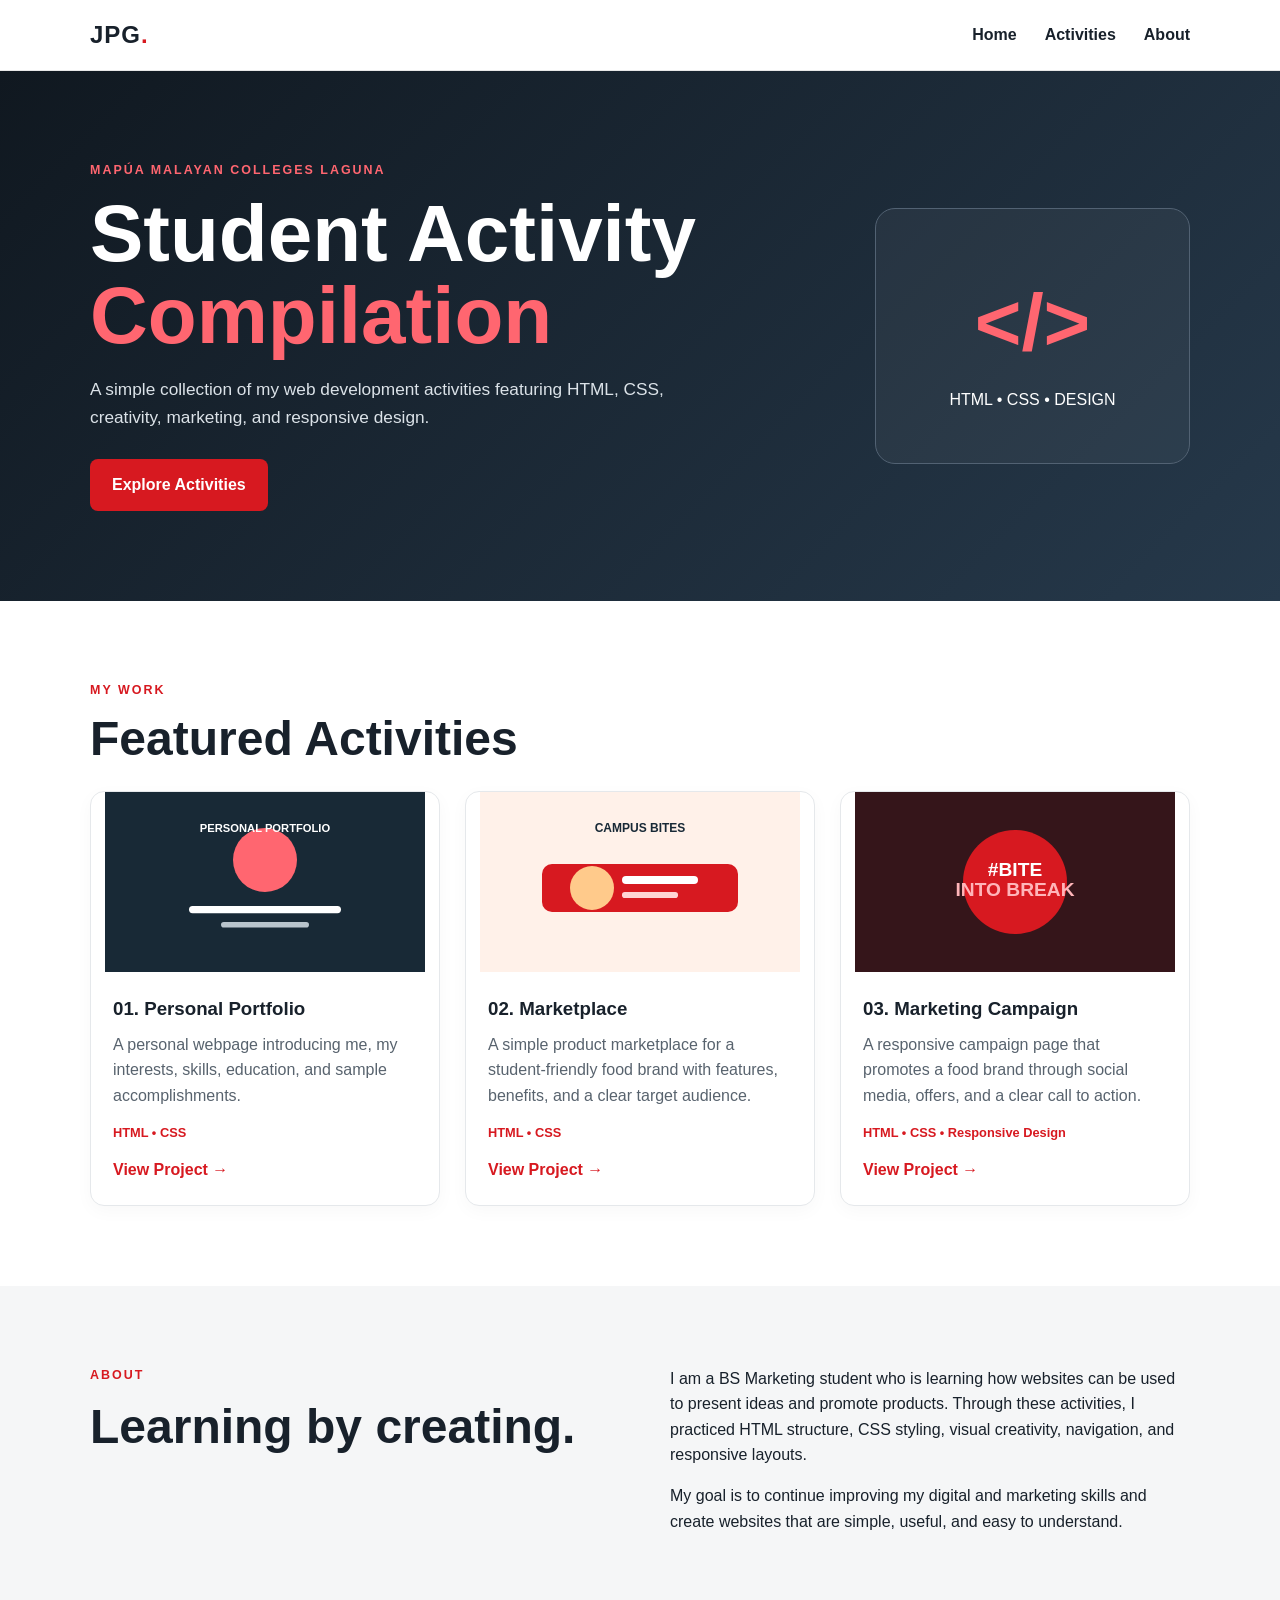
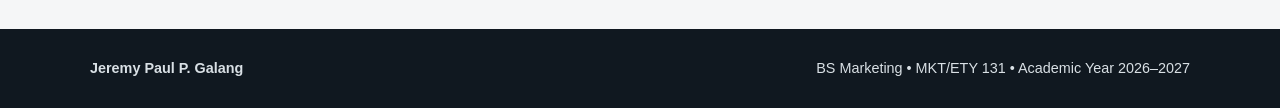
<file: index.html>
<!DOCTYPE html>
<html lang="en">
<head>
  <meta charset="UTF-8">
  <meta name="viewport" content="width=device-width, initial-scale=1.0">
  <title>Student Activity Compilation</title>
  <link rel="stylesheet" href="styles.css">
</head>
<body>
<header class="site-header">
  <nav class="nav container">
    <a class="logo" href="index.html">JPG<span>.</span></a>
    <button class="menu-btn" onclick="toggleMenu()" aria-label="Open menu">☰</button>
    <div id="navLinks" class="nav-links">
      <a href="index.html">Home</a>
      <a href="#activities">Activities</a>
      <a href="#about">About</a>
    </div>
  </nav>
</header>

<main>
  <section class="hero">
    <div class="container hero-content">
      <div>
        <p class="eyebrow">MAPÚA MALAYAN COLLEGES LAGUNA</p>
        <h1>Student Activity<br><span>Compilation</span></h1>
        <p class="hero-text">A simple collection of my web development activities featuring HTML, CSS, creativity, marketing, and responsive design.</p>
        <a class="btn" href="#activities">Explore Activities</a>
      </div>
      <div class="hero-card">
        <div class="code-symbol">&lt;/&gt;</div>
        <p>HTML • CSS • DESIGN</p>
      </div>
    </div>
  </section>

  <section id="activities" class="section">
    <div class="container">
      <p class="eyebrow">MY WORK</p>
      <h2>Featured Activities</h2>
      <div class="project-grid">
        <article class="project-card">
          <img src="images/portfolio.svg" alt="Illustration representing a personal portfolio">
          <div class="card-body">
            <h3>01. Personal Portfolio</h3>
            <p>A personal webpage introducing me, my interests, skills, education, and sample accomplishments.</p>
            <p class="tech">HTML • CSS</p>
            <a class="text-link" href="portfolio.html">View Project →</a>
          </div>
        </article>

        <article class="project-card">
          <img src="images/marketplace.svg" alt="Illustration representing a food marketplace">
          <div class="card-body">
            <h3>02. Marketplace</h3>
            <p>A simple product marketplace for a student-friendly food brand with features, benefits, and a clear target audience.</p>
            <p class="tech">HTML • CSS</p>
            <a class="text-link" href="marketplace.html">View Project →</a>
          </div>
        </article>

        <article class="project-card">
          <img src="images/campaign.svg" alt="Illustration representing a marketing campaign">
          <div class="card-body">
            <h3>03. Marketing Campaign</h3>
            <p>A responsive campaign page that promotes a food brand through social media, offers, and a clear call to action.</p>
            <p class="tech">HTML • CSS • Responsive Design</p>
            <a class="text-link" href="campaign.html">View Project →</a>
          </div>
        </article>
      </div>
    </div>
  </section>

  <section id="about" class="section about-section">
    <div class="container about-grid">
      <div>
        <p class="eyebrow">ABOUT</p>
        <h2>Learning by creating.</h2>
      </div>
      <div>
        <p>I am a BS Marketing student who is learning how websites can be used to present ideas and promote products. Through these activities, I practiced HTML structure, CSS styling, visual creativity, navigation, and responsive layouts.</p>
        <p>My goal is to continue improving my digital and marketing skills and create websites that are simple, useful, and easy to understand.</p>
      </div>
    </div>
  </section>
</main>

<footer>
  <div class="container footer-content">
    <p><strong>Jeremy Paul P. Galang</strong></p>
    <p>BS Marketing • MKT/ETY 131 • Academic Year 2026–2027</p>
  </div>
</footer>
<script src="script.js"></script>
</body>
</html>
</file>
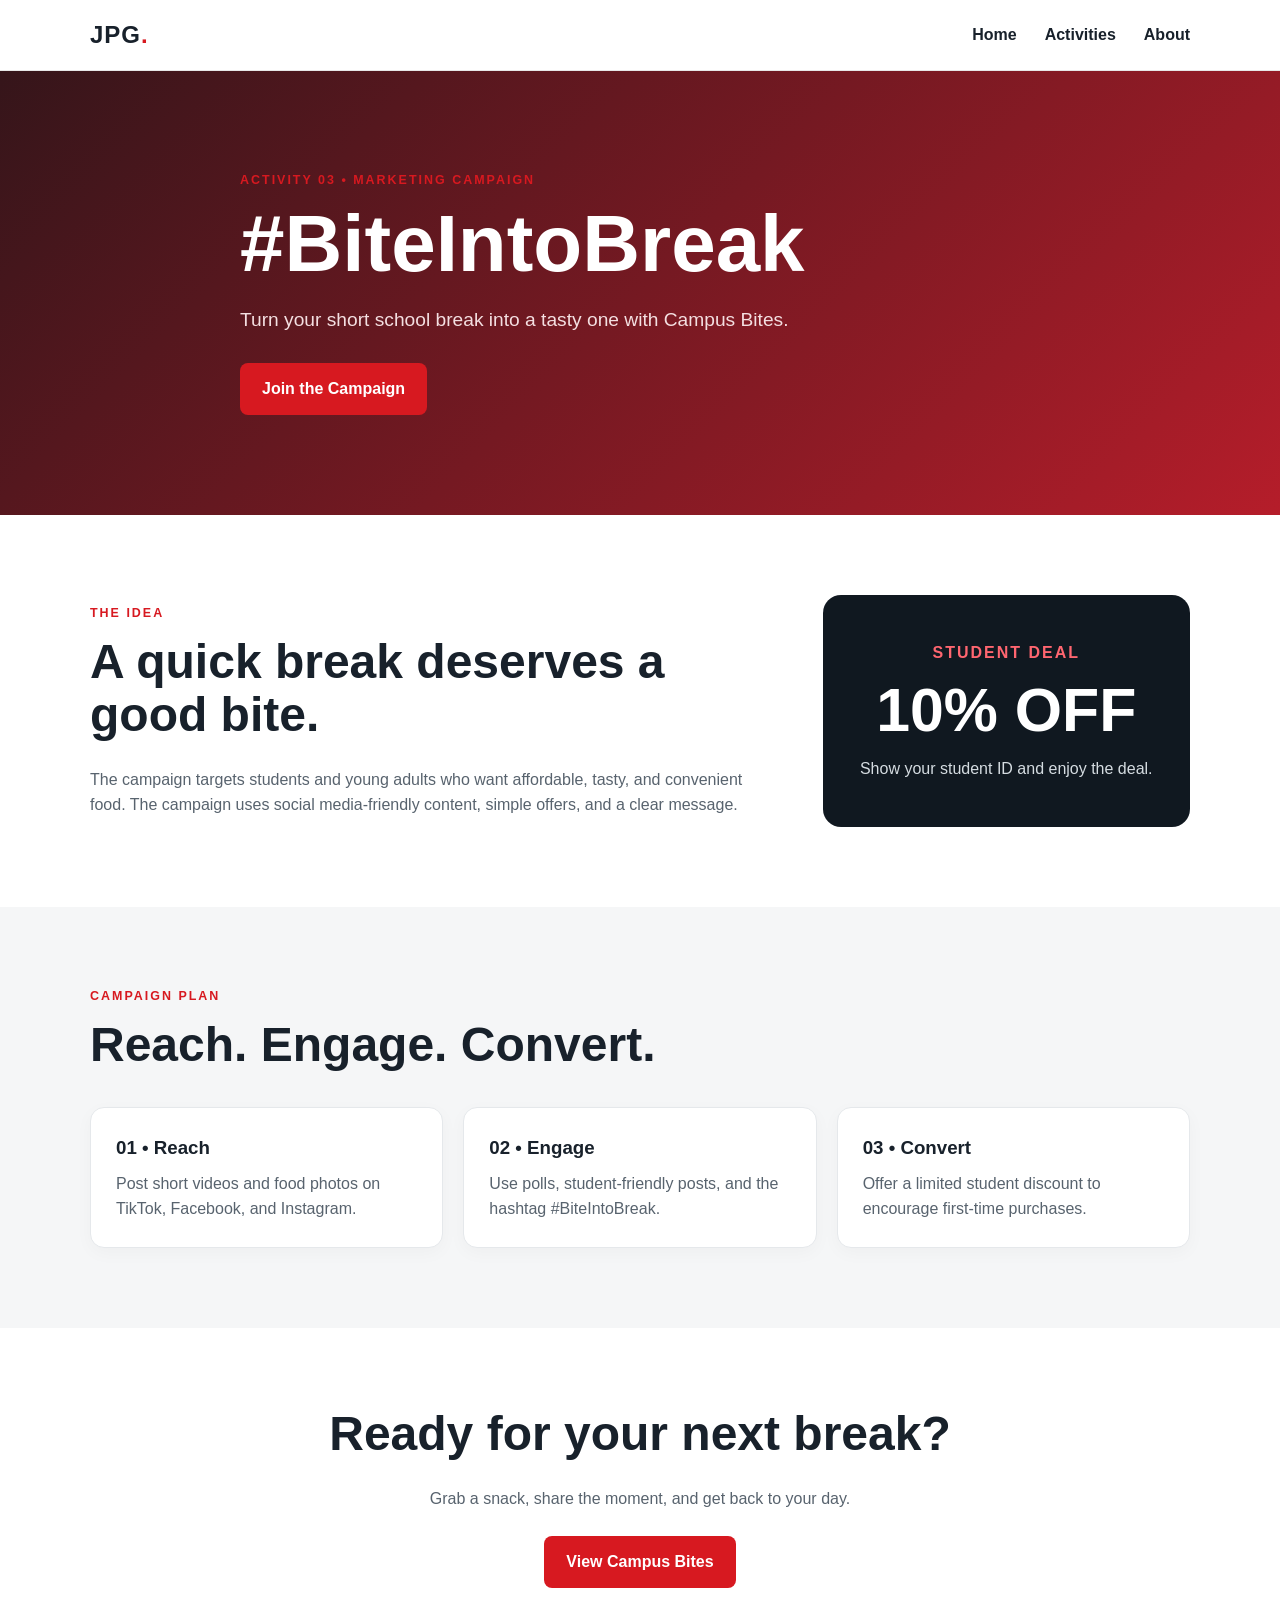
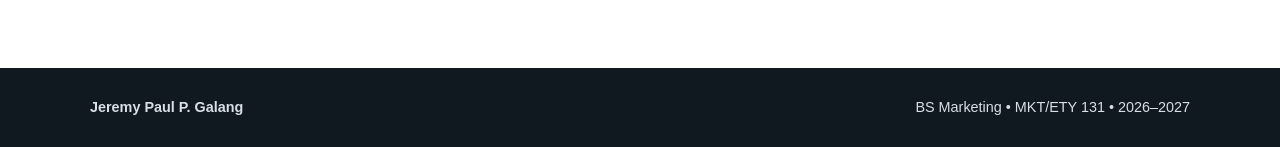
<file: campaign.html>
<!DOCTYPE html>
<html lang="en">
<head>
  <meta charset="UTF-8">
  <meta name="viewport" content="width=device-width, initial-scale=1.0">
  <title>#BiteIntoBreak | Marketing Campaign</title>
  <link rel="stylesheet" href="styles.css">
</head>
<body>
<header class="site-header">
  <nav class="nav container">
    <a class="logo" href="index.html">JPG<span>.</span></a>
    <div class="nav-links"><a href="index.html">Home</a><a href="index.html#activities">Activities</a><a href="index.html#about">About</a></div>
  </nav>
</header>
<main>
  <section class="campaign-hero">
    <div class="container campaign-content">
      <p class="eyebrow">ACTIVITY 03 • MARKETING CAMPAIGN</p>
      <h1>#BiteIntoBreak</h1>
      <p>Turn your short school break into a tasty one with Campus Bites.</p>
      <a class="btn" href="#campaign">Join the Campaign</a>
    </div>
  </section>

  <section id="campaign" class="section">
    <div class="container">
      <div class="campaign-grid">
        <div>
          <p class="eyebrow">THE IDEA</p>
          <h2>A quick break deserves a good bite.</h2>
          <p>The campaign targets students and young adults who want affordable, tasty, and convenient food. The campaign uses social media-friendly content, simple offers, and a clear message.</p>
        </div>
        <div class="promo-card">
          <span>STUDENT DEAL</span>
          <strong>10% OFF</strong>
          <p>Show your student ID and enjoy the deal.</p>
        </div>
      </div>
    </div>
  </section>

  <section class="section light-section">
    <div class="container">
      <p class="eyebrow">CAMPAIGN PLAN</p>
      <h2>Reach. Engage. Convert.</h2>
      <div class="three-cols">
        <div class="simple-card"><h3>01 • Reach</h3><p>Post short videos and food photos on TikTok, Facebook, and Instagram.</p></div>
        <div class="simple-card"><h3>02 • Engage</h3><p>Use polls, student-friendly posts, and the hashtag #BiteIntoBreak.</p></div>
        <div class="simple-card"><h3>03 • Convert</h3><p>Offer a limited student discount to encourage first-time purchases.</p></div>
      </div>
    </div>
  </section>

  <section class="section">
    <div class="container center">
      <h2>Ready for your next break?</h2>
      <p>Grab a snack, share the moment, and get back to your day.</p>
      <a class="btn" href="marketplace.html">View Campus Bites</a>
    </div>
  </section>
</main>
<footer><div class="container footer-content"><p><strong>Jeremy Paul P. Galang</strong></p><p>BS Marketing • MKT/ETY 131 • 2026–2027</p></div></footer>
</body>
</html>
</file>
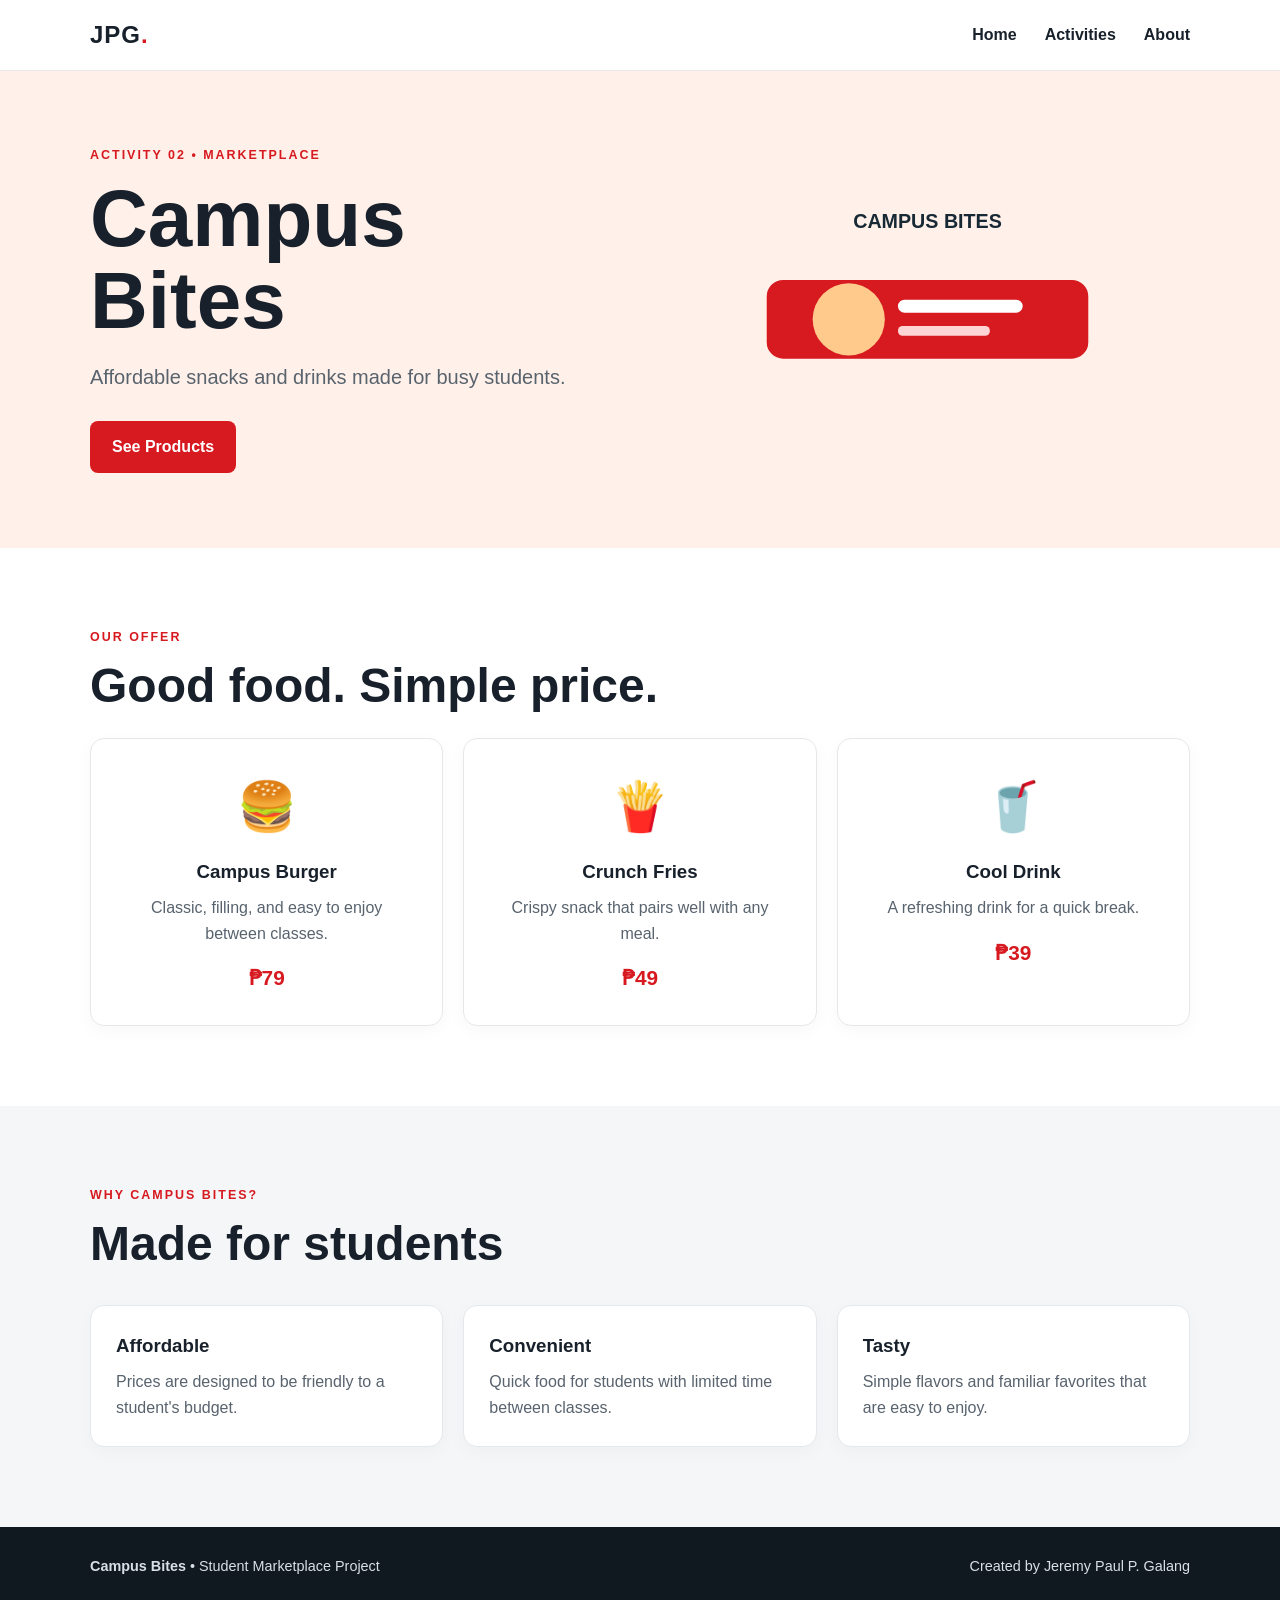
<file: marketplace.html>
<!DOCTYPE html>
<html lang="en">
<head>
  <meta charset="UTF-8">
  <meta name="viewport" content="width=device-width, initial-scale=1.0">
  <title>Campus Bites | Marketplace</title>
  <link rel="stylesheet" href="styles.css">
</head>
<body>
<header class="site-header">
  <nav class="nav container">
    <a class="logo" href="index.html">JPG<span>.</span></a>
    <div class="nav-links"><a href="index.html">Home</a><a href="index.html#activities">Activities</a><a href="index.html#about">About</a></div>
  </nav>
</header>
<main>
  <section class="market-hero">
    <div class="container market-content">
      <div>
        <p class="eyebrow">ACTIVITY 02 • MARKETPLACE</p>
        <h1>Campus Bites</h1>
        <p class="large">Affordable snacks and drinks made for busy students.</p>
        <a class="btn" href="#products">See Products</a>
      </div>
      <img src="images/marketplace.svg" alt="Campus Bites food illustration">
    </div>
  </section>

  <section id="products" class="section">
    <div class="container">
      <p class="eyebrow">OUR OFFER</p>
      <h2>Good food. Simple price.</h2>
      <div class="product-grid">
        <article class="product"><div class="product-icon">🍔</div><h3>Campus Burger</h3><p>Classic, filling, and easy to enjoy between classes.</p><strong>₱79</strong></article>
        <article class="product"><div class="product-icon">🍟</div><h3>Crunch Fries</h3><p>Crispy snack that pairs well with any meal.</p><strong>₱49</strong></article>
        <article class="product"><div class="product-icon">🥤</div><h3>Cool Drink</h3><p>A refreshing drink for a quick break.</p><strong>₱39</strong></article>
      </div>
    </div>
  </section>

  <section class="section light-section">
    <div class="container">
      <p class="eyebrow">WHY CAMPUS BITES?</p>
      <h2>Made for students</h2>
      <div class="three-cols">
        <div class="simple-card"><h3>Affordable</h3><p>Prices are designed to be friendly to a student's budget.</p></div>
        <div class="simple-card"><h3>Convenient</h3><p>Quick food for students with limited time between classes.</p></div>
        <div class="simple-card"><h3>Tasty</h3><p>Simple flavors and familiar favorites that are easy to enjoy.</p></div>
      </div>
    </div>
  </section>
</main>
<footer><div class="container footer-content"><p><strong>Campus Bites</strong> • Student Marketplace Project</p><p>Created by Jeremy Paul P. Galang</p></div></footer>
</body>
</html>
</file>
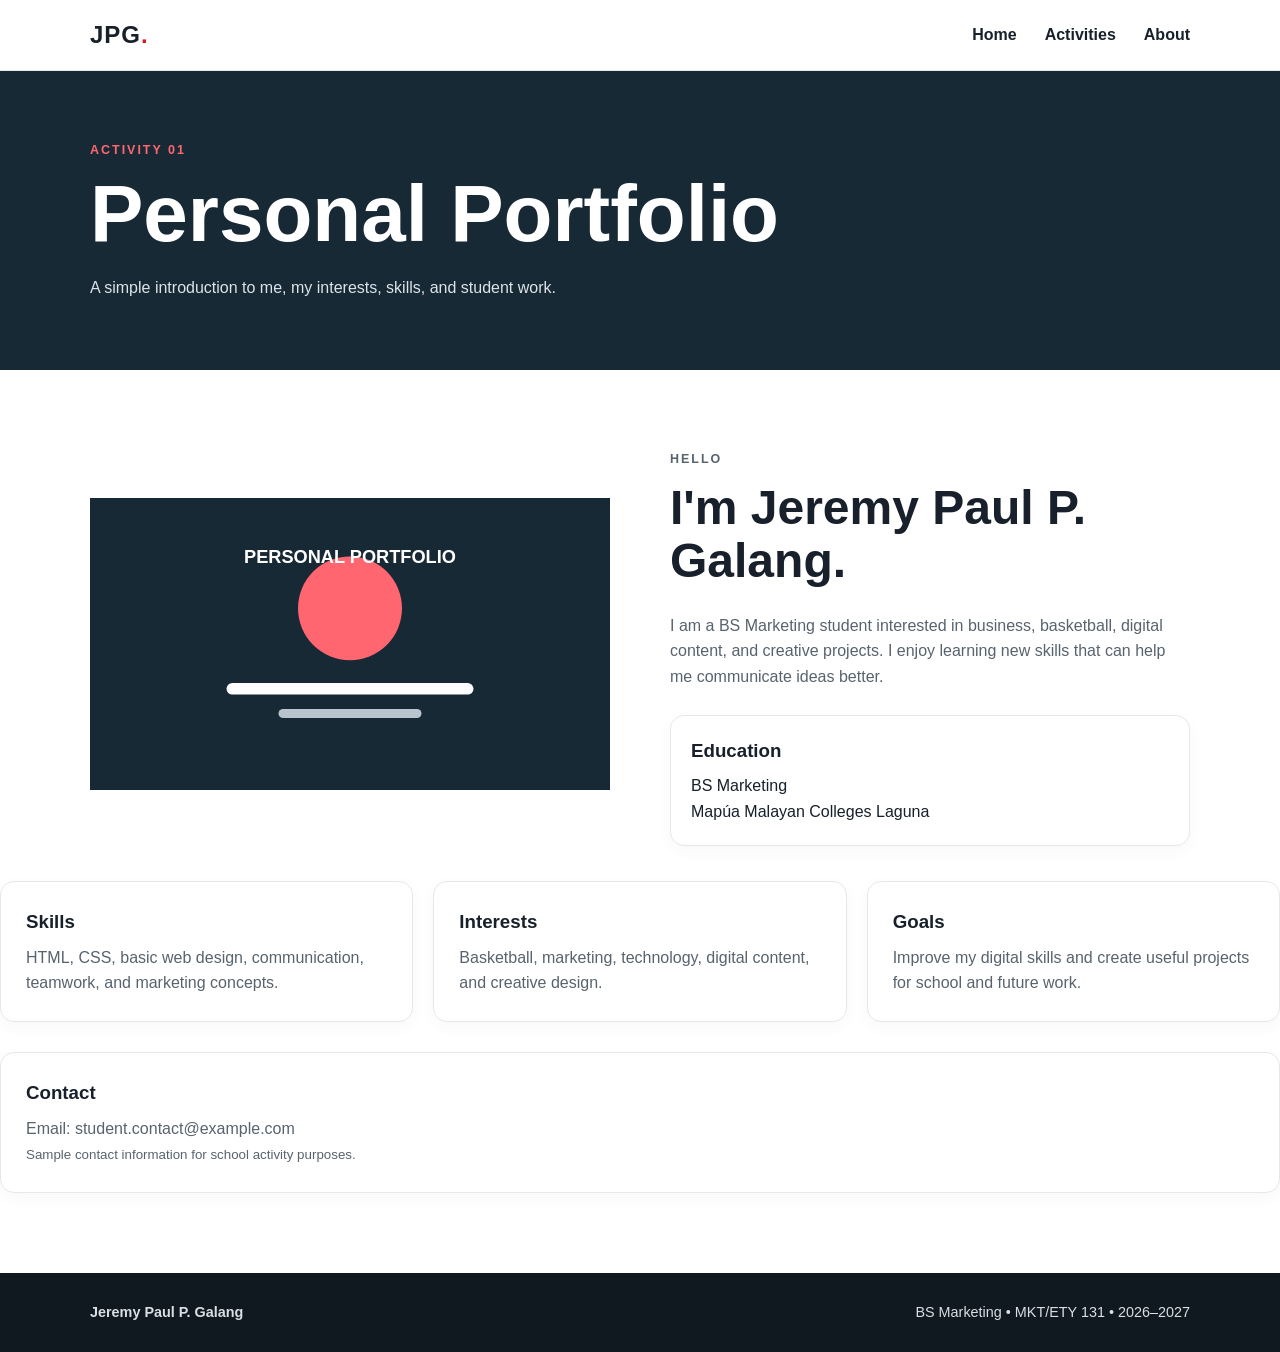
<file: portfolio.html>
<!DOCTYPE html>
<html lang="en">
<head>
  <meta charset="UTF-8">
  <meta name="viewport" content="width=device-width, initial-scale=1.0">
  <title>Personal Portfolio | Jeremy Galang</title>
  <link rel="stylesheet" href="styles.css">
</head>
<body>
<header class="site-header">
  <nav class="nav container">
    <a class="logo" href="index.html">JPG<span>.</span></a>
    <div class="nav-links">
      <a href="index.html">Home</a><a href="index.html#activities">Activities</a><a href="index.html#about">About</a>
    </div>
  </nav>
</header>
<main>
  <section class="page-hero">
    <div class="container">
      <p class="eyebrow">ACTIVITY 01</p>
      <h1>Personal Portfolio</h1>
      <p>A simple introduction to me, my interests, skills, and student work.</p>
    </div>
  </section>

  <section class="section">
    <div class="container portfolio-grid">
      <div>
        <img class="feature-img" src="images/portfolio.svg" alt="Personal portfolio illustration">
      </div>
      <div>
        <p class="eyebrow">HELLO</p>
        <h2>I'm Jeremy Paul P. Galang.</h2>
        <p>I am a BS Marketing student interested in business, basketball, digital content, and creative projects. I enjoy learning new skills that can help me communicate ideas better.</p>
        <div class="info-box">
          <h3>Education</h3>
          <p>BS Marketing<br>Mapúa Malayan Colleges Laguna</p>
        </div>
      </div>
    </div>
    <div class="three-cols">
      <div class="simple-card"><h3>Skills</h3><p>HTML, CSS, basic web design, communication, teamwork, and marketing concepts.</p></div>
      <div class="simple-card"><h3>Interests</h3><p>Basketball, marketing, technology, digital content, and creative design.</p></div>
      <div class="simple-card"><h3>Goals</h3><p>Improve my digital skills and create useful projects for school and future work.</p></div>
    </div>
    <div class="contact-box">
      <h3>Contact</h3>
      <p>Email: student.contact@example.com</p>
      <p><small>Sample contact information for school activity purposes.</small></p>
    </div>
  </section>
</main>
<footer><div class="container footer-content"><p><strong>Jeremy Paul P. Galang</strong></p><p>BS Marketing • MKT/ETY 131 • 2026–2027</p></div></footer>
</body>
</html>
</file>
<file: styles.css>
*{box-sizing:border-box;margin:0;padding:0}
html{scroll-behavior:smooth}
body{font-family:Arial,Helvetica,sans-serif;color:#18212b;background:#fff;line-height:1.6}
a{text-decoration:none;color:inherit}
.container{width:min(1100px,92%);margin:auto}
.site-header{background:#fff;border-bottom:1px solid #e7e7e7;position:sticky;top:0;z-index:10}
.nav{min-height:70px;display:flex;align-items:center;justify-content:space-between}
.logo{font-size:1.5rem;font-weight:800;letter-spacing:1px}.logo span{color:#d71920}
.nav-links{display:flex;gap:28px;font-weight:600}.nav-links a:hover{color:#d71920}
.menu-btn{display:none;border:0;background:none;font-size:1.6rem}
.hero{background:linear-gradient(135deg,#101820,#26394b);color:#fff;padding:90px 0}
.hero-content{display:grid;grid-template-columns:1.4fr .6fr;gap:50px;align-items:center}
.eyebrow{font-size:.78rem;font-weight:800;letter-spacing:2px;color:#d71920;margin-bottom:12px}
.hero .eyebrow,.page-hero .eyebrow{color:#ff6670}
h1{font-size:clamp(2.6rem,7vw,5rem);line-height:1.02;margin-bottom:20px}
h1 span{color:#ff6670}h2{font-size:clamp(2rem,4vw,3rem);line-height:1.1;margin-bottom:25px}h3{margin-bottom:8px}
.hero-text{max-width:620px;font-size:1.08rem;color:#dbe2e8;margin-bottom:28px}
.btn{display:inline-block;background:#d71920;color:#fff;padding:13px 22px;border-radius:8px;font-weight:700;transition:.2s}.btn:hover{transform:translateY(-2px);background:#b91319}
.hero-card{border:1px solid #526273;border-radius:20px;padding:50px 20px;text-align:center;background:#ffffff0b}
.code-symbol{font-size:5rem;font-weight:800;color:#ff6670}
.section{padding:80px 0}.project-grid{display:grid;grid-template-columns:repeat(3,1fr);gap:25px}
.project-card,.simple-card,.product,.info-box,.contact-box{border:1px solid #e5e8eb;border-radius:14px;background:#fff;overflow:hidden;box-shadow:0 5px 18px #00000008}
.project-card img{width:100%;height:180px;display:block}.card-body{padding:22px}.card-body p{color:#58636e}.tech{font-size:.8rem!important;font-weight:700;margin:14px 0!important;color:#d71920!important}
.text-link{font-weight:800;color:#d71920}.about-section,.light-section{background:#f5f6f7}.about-grid{display:grid;grid-template-columns:1fr 1fr;gap:60px}.about-grid p{margin-bottom:15px}
footer{background:#101820;color:#d9e0e5;padding:28px 0}.footer-content{display:flex;justify-content:space-between;gap:20px;font-size:.9rem}
.page-hero{background:#182936;color:#fff;padding:70px 0}.page-hero p:last-child{max-width:650px;color:#dce4e9}
.portfolio-grid{display:grid;grid-template-columns:1fr 1fr;gap:60px;align-items:center}.feature-img{width:100%;max-height:400px}.portfolio-grid>div:nth-child(2)>p{color:#58636e}
.info-box{padding:20px;margin-top:25px}.three-cols{display:grid;grid-template-columns:repeat(3,1fr);gap:20px;margin-top:35px}.simple-card{padding:25px}.simple-card p{color:#58636e}
.contact-box{padding:25px;margin-top:30px}.contact-box p{color:#58636e}
.market-hero{background:#fff1e9;padding:75px 0}.market-content{display:grid;grid-template-columns:1fr 1fr;align-items:center;gap:50px}.market-content img{width:100%;max-height:330px}.large{font-size:1.25rem;color:#58636e;margin-bottom:28px}
.product-grid{display:grid;grid-template-columns:repeat(3,1fr);gap:20px}.product{padding:30px;text-align:center}.product-icon{font-size:3rem;margin-bottom:12px}.product p{color:#58636e;margin-bottom:15px}.product strong{font-size:1.3rem;color:#d71920}
.campaign-hero{background:linear-gradient(135deg,#35151a,#b51d2a);color:#fff;padding:100px 0}.campaign-content{max-width:800px}.campaign-content p:not(.eyebrow){font-size:1.2rem;color:#f4dfe1;margin-bottom:28px}.campaign-grid{display:grid;grid-template-columns:1.3fr .7fr;gap:50px;align-items:center}.campaign-grid>div:first-child p:last-child{color:#58636e}
.promo-card{background:#101820;color:#fff;padding:45px 30px;border-radius:18px;text-align:center}.promo-card span{display:block;font-weight:800;letter-spacing:2px;color:#ff6670}.promo-card strong{display:block;font-size:3.8rem;line-height:1.1;margin:12px 0}.promo-card p{color:#d5dce1}
.center{text-align:center}.center p{color:#58636e;margin-bottom:25px}
@media(max-width:800px){
  .nav-links{gap:15px;font-size:.9rem}.hero-content,.about-grid,.portfolio-grid,.market-content,.campaign-grid{grid-template-columns:1fr;gap:30px}
  .project-grid,.product-grid,.three-cols{grid-template-columns:1fr}
  .hero{padding:65px 0}.section{padding:60px 0}.hero-card{max-width:300px}
  .footer-content{flex-direction:column}
}
@media(max-width:560px){
  .nav{min-height:62px}.menu-btn{display:block}.nav-links{display:none;position:absolute;top:62px;left:0;right:0;background:#fff;padding:18px 5%;border-bottom:1px solid #ddd;flex-direction:column}
  .nav-links.show{display:flex}.hero{padding:55px 0}.page-hero{padding:55px 0}
  h1{font-size:2.7rem}.project-card img{height:160px}
}
</file>
